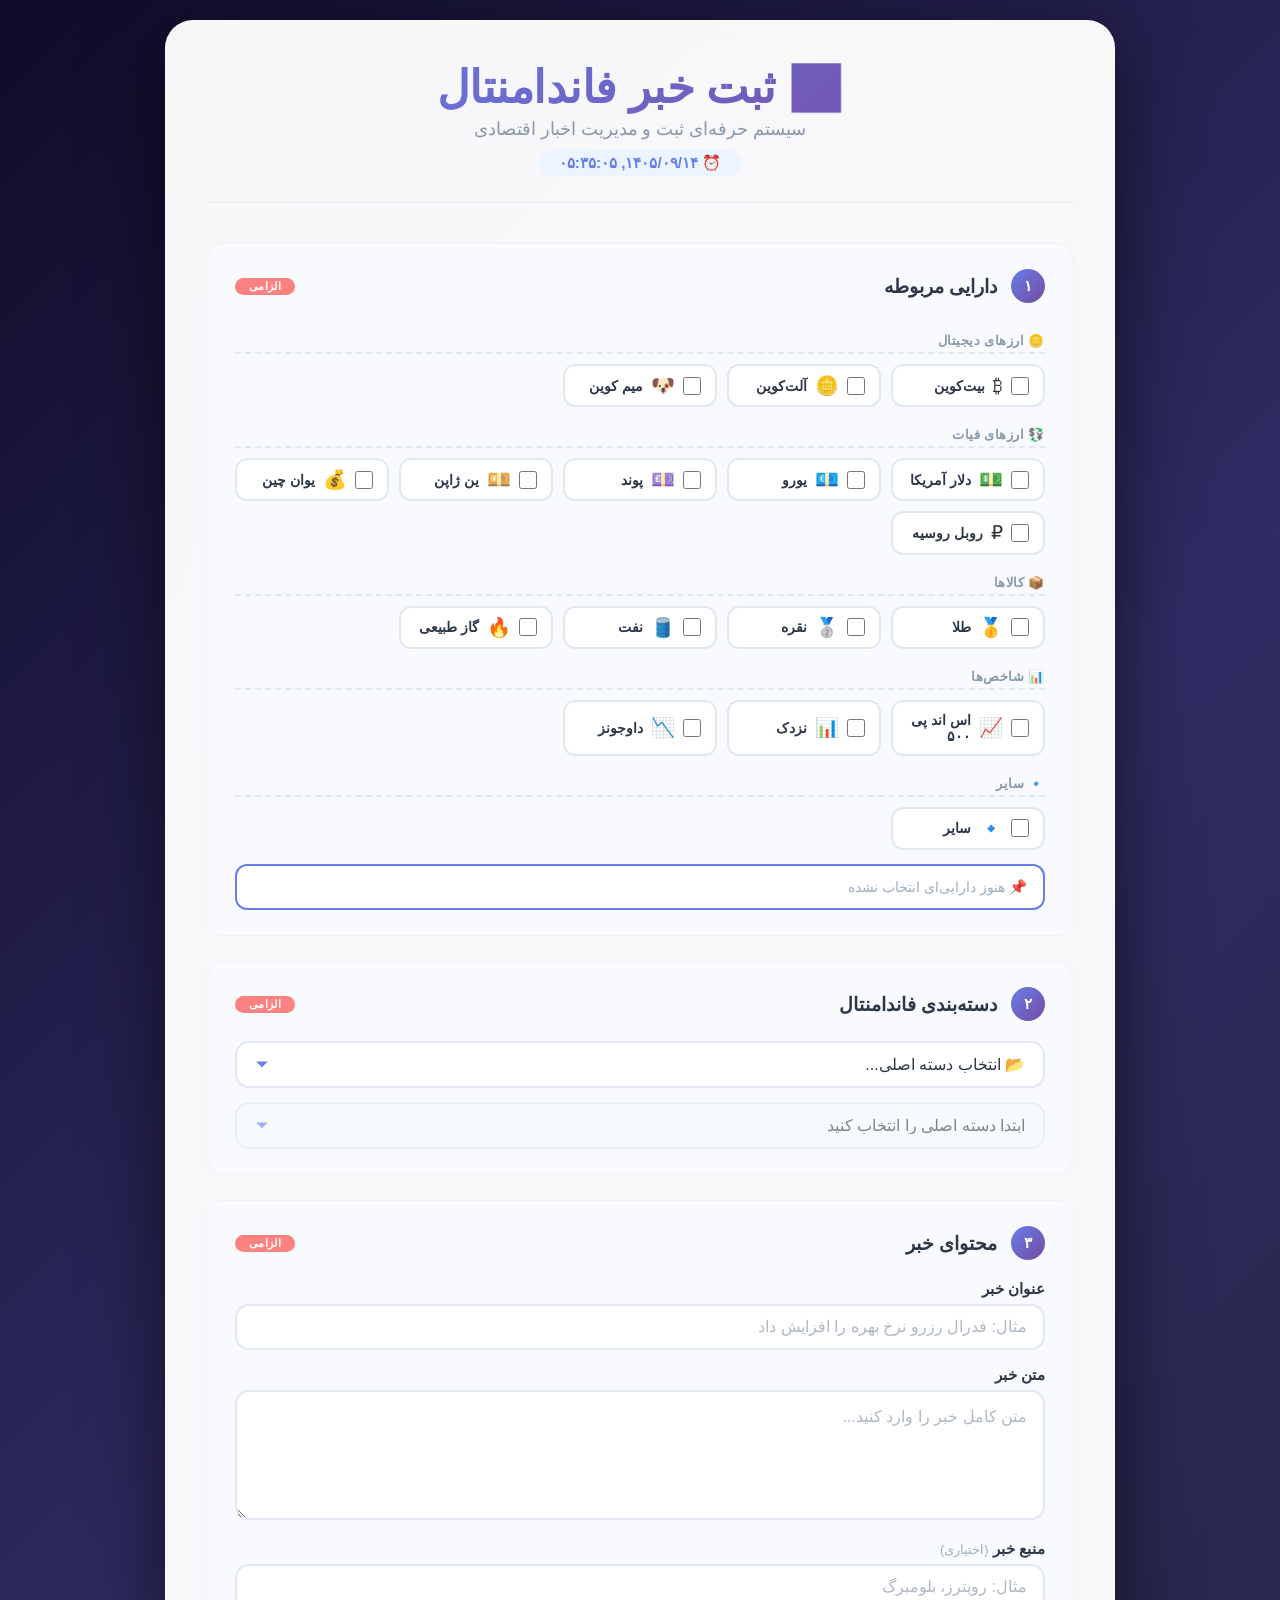
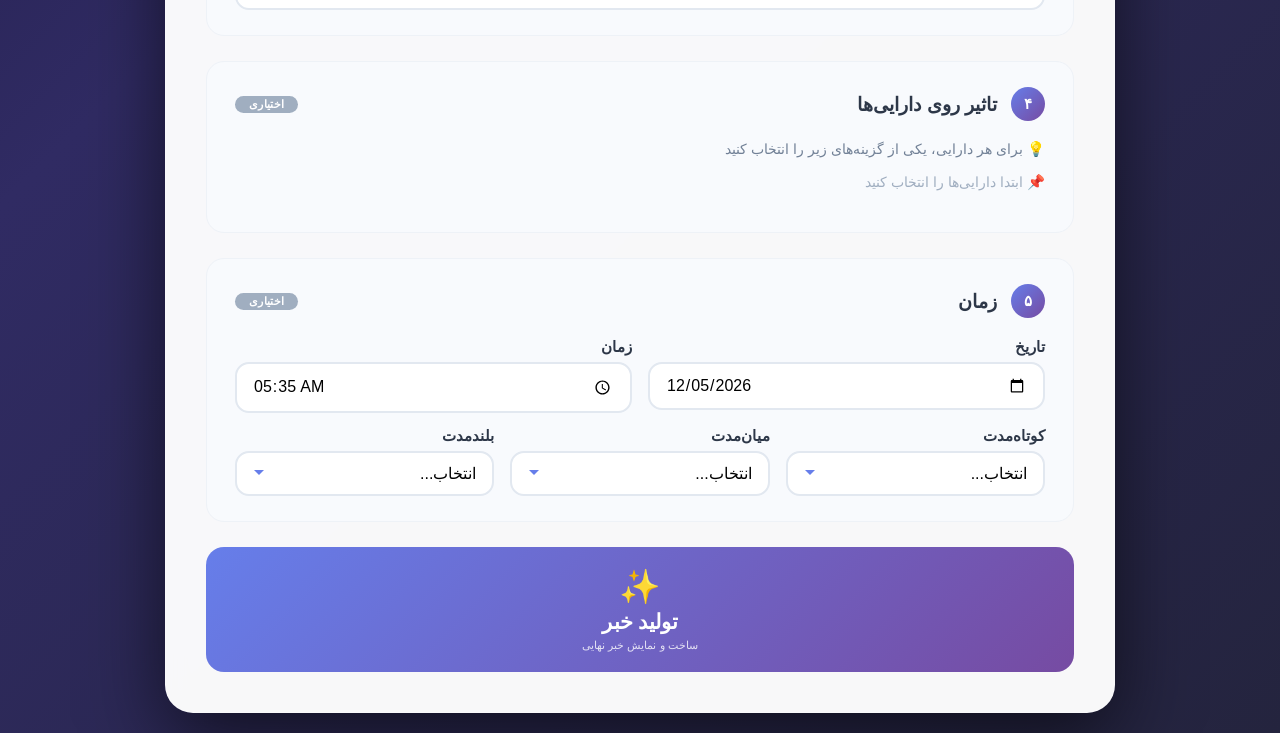
<file: index.html>
<!DOCTYPE html>
<html lang="fa" dir="rtl">
<head>
    <meta charset="UTF-8">
    <meta name="viewport" content="width=device-width, initial-scale=1.0">
    <title>📊 ثبت خبر فاندامنتال</title>
    <link rel="stylesheet" href="style.css">
</head>
<body>

<div class="container">
    <header>
        <h1>📊 ثبت خبر فاندامنتال</h1>
        <p class="subtitle">سیستم حرفه‌ای ثبت و مدیریت اخبار اقتصادی</p>
        <div class="live-time" id="liveTime">⏰ در حال بارگذاری...</div>
    </header>

    <form id="newsForm">

        <!-- ====== بخش ۱: دارایی ====== -->
        <div class="form-section">
            <div class="section-header">
                <span class="section-number">۱</span>
                <h2>دارایی مربوطه</h2>
                <span class="required-badge">الزامی</span>
            </div>

            <div class="asset-grid">
                <div class="asset-group-label">🪙 ارزهای دیجیتال</div>

                <label class="asset-item">
                    <input type="checkbox" value="BTC" name="asset">
                    <span class="asset-icon">₿</span>
                    <span class="asset-name">بیت‌کوین</span>
                </label>
                <label class="asset-item">
                    <input type="checkbox" value="ALT" name="asset">
                    <span class="asset-icon">🪙</span>
                    <span class="asset-name">آلت‌کوین</span>
                </label>
                <label class="asset-item">
                    <input type="checkbox" value="MEME" name="asset">
                    <span class="asset-icon">🐶</span>
                    <span class="asset-name">میم کوین</span>
                </label>

                <div class="asset-group-label">💱 ارزهای فیات</div>

                <label class="asset-item">
                    <input type="checkbox" value="USD" name="asset">
                    <span class="asset-icon">💵</span>
                    <span class="asset-name">دلار آمریکا</span>
                </label>
                <label class="asset-item">
                    <input type="checkbox" value="EUR" name="asset">
                    <span class="asset-icon">💶</span>
                    <span class="asset-name">یورو</span>
                </label>
                <label class="asset-item">
                    <input type="checkbox" value="GBP" name="asset">
                    <span class="asset-icon">💷</span>
                    <span class="asset-name">پوند</span>
                </label>
                <label class="asset-item">
                    <input type="checkbox" value="JPY" name="asset">
                    <span class="asset-icon">💴</span>
                    <span class="asset-name">ین ژاپن</span>
                </label>
                <label class="asset-item">
                    <input type="checkbox" value="CNY" name="asset">
                    <span class="asset-icon">💰</span>
                    <span class="asset-name">یوان چین</span>
                </label>
                <label class="asset-item">
                    <input type="checkbox" value="RUB" name="asset">
                    <span class="asset-icon">₽</span>
                    <span class="asset-name">روبل روسیه</span>
                </label>

                <div class="asset-group-label">📦 کالاها</div>

                <label class="asset-item">
                    <input type="checkbox" value="GOLD" name="asset">
                    <span class="asset-icon">🥇</span>
                    <span class="asset-name">طلا</span>
                </label>
                <label class="asset-item">
                    <input type="checkbox" value="SILVER" name="asset">
                    <span class="asset-icon">🥈</span>
                    <span class="asset-name">نقره</span>
                </label>
                <label class="asset-item">
                    <input type="checkbox" value="OIL" name="asset">
                    <span class="asset-icon">🛢️</span>
                    <span class="asset-name">نفت</span>
                </label>
                <label class="asset-item">
                    <input type="checkbox" value="NATURAL_GAS" name="asset">
                    <span class="asset-icon">🔥</span>
                    <span class="asset-name">گاز طبیعی</span>
                </label>

                <div class="asset-group-label">📊 شاخص‌ها</div>

                <label class="asset-item">
                    <input type="checkbox" value="SP500" name="asset">
                    <span class="asset-icon">📈</span>
                    <span class="asset-name">اس اند پی ۵۰۰</span>
                </label>
                <label class="asset-item">
                    <input type="checkbox" value="NASDAQ" name="asset">
                    <span class="asset-icon">📊</span>
                    <span class="asset-name">نزدک</span>
                </label>
                <label class="asset-item">
                    <input type="checkbox" value="DOW" name="asset">
                    <span class="asset-icon">📉</span>
                    <span class="asset-name">داوجونز</span>
                </label>

                <div class="asset-group-label">🔹 سایر</div>
                <label class="asset-item">
                    <input type="checkbox" value="OTHER" name="asset">
                    <span class="asset-icon">🔹</span>
                    <span class="asset-name">سایر</span>
                </label>
            </div>

            <div class="selected-assets" id="selectedAssets">
                <span class="hint">📌 هنوز دارایی‌ای انتخاب نشده</span>
            </div>
        </div>

        <!-- ====== بخش ۲: دسته‌بندی ====== -->
        <div class="form-section">
            <div class="section-header">
                <span class="section-number">۲</span>
                <h2>دسته‌بندی فاندامنتال</h2>
                <span class="required-badge">الزامی</span>
            </div>

            <div class="category-group">
                <select id="mainCategory" required>
                    <option value="">📂 انتخاب دسته اصلی...</option>
                    <option value="geopolitical">🌍 ژئوپلیتیک</option>
                    <option value="central_bank">🏛️ بانک مرکزی</option>
                    <option value="interest_rate">💰 نرخ بهره</option>
                    <option value="inflation">📈 تورم</option>
                    <option value="employment">👔 اشتغال</option>
                    <option value="economic_growth">📊 رشد اقتصادی</option>
                    <option value="liquidity">💧 نقدینگی</option>
                    <option value="regulation">⚖️ مقررات</option>
                    <option value="blockchain">⛓️ بلاکچین</option>
                    <option value="onchain">📡 داده‌های آنچین</option>
                    <option value="sentiment">😊 احساسات بازار</option>
                    <option value="retail">👥 داده‌های مردمی</option>
                    <option value="sanctions">🚫 تحریم‌ها</option>
                    <option value="macroeconomics">🌐 اقتصاد کلان</option>
                    <option value="other">🔹 سایر</option>
                </select>

                <div class="sub-category">
                    <select id="subCategory" disabled>
                        <option value="">ابتدا دسته اصلی را انتخاب کنید</option>
                    </select>
                </div>
            </div>
        </div>

        <!-- ====== بخش ۳: محتوای خبر ====== -->
        <div class="form-section">
            <div class="section-header">
                <span class="section-number">۳</span>
                <h2>محتوای خبر</h2>
                <span class="required-badge">الزامی</span>
            </div>

            <div class="news-content">
                <div class="form-group">
                    <label for="newsTitle">عنوان خبر</label>
                    <input type="text" id="newsTitle" placeholder="مثال: فدرال رزرو نرخ بهره را افزایش داد" required>
                </div>
                <div class="form-group">
                    <label for="newsContent">متن خبر</label>
                    <textarea id="newsContent" placeholder="متن کامل خبر را وارد کنید..." required></textarea>
                </div>
                <div class="form-group">
                    <label for="newsSource">منبع خبر <span class="optional">(اختیاری)</span></label>
                    <input type="text" id="newsSource" placeholder="مثال: رویترز، بلومبرگ">
                </div>
            </div>
        </div>

        <!-- ====== بخش ۴: تاثیر ====== -->
        <div class="form-section">
            <div class="section-header">
                <span class="section-number">۴</span>
                <h2>تاثیر روی دارایی‌ها</h2>
                <span class="optional-badge">اختیاری</span>
            </div>

            <p class="impact-hint">💡 برای هر دارایی، یکی از گزینه‌های زیر را انتخاب کنید</p>
            <div id="impactContainer">
                <p class="impact-hint" style="color:#a0aec0;">📌 ابتدا دارایی‌ها را انتخاب کنید</p>
            </div>
        </div>

        <!-- ====== بخش ۵: زمان ====== -->
        <div class="form-section">
            <div class="section-header">
                <span class="section-number">۵</span>
                <h2>زمان</h2>
                <span class="optional-badge">اختیاری</span>
            </div>

            <div class="time-group">
                <div class="time-row">
                    <div class="form-group">
                        <label for="newsDate">تاریخ</label>
                        <input type="date" id="newsDate">
                    </div>
                    <div class="form-group">
                        <label for="newsTime">زمان</label>
                        <input type="time" id="newsTime">
                    </div>
                </div>
                <div class="time-row three-col">
                    <div class="form-group">
                        <label for="shortTerm">کوتاه‌مدت</label>
                        <select id="shortTerm">
                            <option value="">انتخاب...</option>
                            <option value="ساعت‌ها">ساعت‌ها</option>
                            <option value="روزها">روزها</option>
                        </select>
                    </div>
                    <div class="form-group">
                        <label for="mediumTerm">میان‌مدت</label>
                        <select id="mediumTerm">
                            <option value="">انتخاب...</option>
                            <option value="هفته‌ها">هفته‌ها</option>
                            <option value="ماه‌ها">ماه‌ها</option>
                        </select>
                    </div>
                    <div class="form-group">
                        <label for="longTerm">بلندمدت</label>
                        <select id="longTerm">
                            <option value="">انتخاب...</option>
                            <option value="ماه‌ها">ماه‌ها</option>
                            <option value="سال‌ها">سال‌ها</option>
                        </select>
                    </div>
                </div>
            </div>
        </div>

        <button type="submit" class="btn-submit">
            <span class="btn-icon">✨</span>
            تولید خبر
            <span class="btn-subtitle">ساخت و نمایش خبر نهایی</span>
        </button>

    </form>
</div>

<script>
// ============================================================
// ===== داده‌های کامل به فارسی =====
// ============================================================

// زیردسته‌ها (همه به فارسی)
var subCategories = {
    geopolitical: ['جنگ', 'درگیری', 'تحریم', 'بحران سیاسی', 'انتخابات', 'تغییر دولت'],
    central_bank: ['فدرال رزرو (آمریکا)', 'بانک مرکزی اروپا', 'بانک مرکزی انگلستان', 'بانک مرکزی ژاپن', 'بانک مرکزی چین', 'بانک مرکزی روسیه'],
    interest_rate: ['افزایش نرخ بهره', 'کاهش نرخ بهره', 'ثابت ماندن نرخ بهره', 'چشم‌انداز نرخ بهره'],
    inflation: ['شاخص قیمت مصرف‌کننده', 'شاخص قیمت تولیدکننده', 'تورم هسته‌ای', 'انتظارات تورمی'],
    employment: ['نرخ بیکاری', 'اشتغال غیرکشاورزی', 'داده‌های شغلی', 'ادعای بیکاری'],
    economic_growth: ['تولید ناخالص داخلی', 'شاخص مدیران خرید', 'فروش خرده‌فروشی', 'تولید صنعتی'],
    liquidity: ['حجم نقدینگی', 'انبساط کمی', 'انقباض کمی', 'تزریق نقدینگی'],
    regulation: ['قانون رمزارز', 'تأیید صندوق قابل معامله', 'رد صندوق قابل معامله', 'تصمیم دولت', 'اقدام کمیسیون بورس'],
    blockchain: ['ارتقاء شبکه', 'هارک فورک', 'راه‌اندازی شبکه اصلی', 'ارتقاء امنیتی'],
    onchain: ['ورودی به صرافی', 'خروجی از صرافی', 'آدرس‌های فعال', 'حجم تراکنش‌ها', 'ارزش کل قفل‌شده'],
    sentiment: ['صعودی', 'نزولی', 'شاخص ترس و طمع', 'احساسات سرمایه‌گذاران'],
    retail: ['خرید مردمی', 'فروش مردمی', 'روند جستجوی گوگل', 'ترس از دست دادن فرصت', 'فروش وحشت‌زده'],
    sanctions: ['تحریم جدید', 'لغو تحریم', 'تحریم اقتصادی', 'تحریم نفتی', 'تحریم رمزارزی'],
    macroeconomics: ['رشد جهانی', 'رکود اقتصادی', 'بهبود اقتصادی', 'رکود تورمی', 'بحران بدهی'],
    other: ['سایر']
};

// نام دارایی‌ها (به فارسی)
var assetNames = {
    BTC: 'بیت‌کوین',
    ALT: 'آلت‌کوین',
    MEME: 'میم کوین',
    USD: 'دلار آمریکا',
    EUR: 'یورو',
    GBP: 'پوند',
    JPY: 'ین ژاپن',
    CNY: 'یوان چین',
    RUB: 'روبل روسیه',
    GOLD: 'طلا',
    SILVER: 'نقره',
    OIL: 'نفت',
    NATURAL_GAS: 'گاز طبیعی',
    SP500: 'اس اند پی ۵۰۰',
    NASDAQ: 'نزدک',
    DOW: 'داوجونز',
    OTHER: 'سایر'
};

// آیکون دارایی‌ها
var assetIcons = {
    BTC: '₿',
    ALT: '🪙',
    MEME: '🐶',
    USD: '💵',
    EUR: '💶',
    GBP: '💷',
    JPY: '💴',
    CNY: '💰',
    RUB: '₽',
    GOLD: '🥇',
    SILVER: '🥈',
    OIL: '🛢️',
    NATURAL_GAS: '🔥',
    SP500: '📈',
    NASDAQ: '📊',
    DOW: '📉',
    OTHER: '🔹'
};

// نام فارسی دسته‌بندی‌ها
var categoryMap = {
    geopolitical: '🌍 ژئوپلیتیک',
    central_bank: '🏛️ بانک مرکزی',
    interest_rate: '💰 نرخ بهره',
    inflation: '📈 تورم',
    employment: '👔 اشتغال',
    economic_growth: '📊 رشد اقتصادی',
    liquidity: '💧 نقدینگی',
    regulation: '⚖️ مقررات',
    blockchain: '⛓️ بلاکچین',
    onchain: '📡 داده‌های آنچین',
    sentiment: '😊 احساسات بازار',
    retail: '👥 داده‌های مردمی',
    sanctions: '🚫 تحریم‌ها',
    macroeconomics: '🌐 اقتصاد کلان',
    other: '🔹 سایر'
};

// ============================================================
// ===== توابع کمکی =====
// ============================================================

function $(id) { return document.getElementById(id); }

function showToast(msg) {
    var old = document.querySelector('.toast');
    if (old) old.remove();
    var t = document.createElement('div');
    t.className = 'toast';
    t.textContent = msg;
    document.body.appendChild(t);
    setTimeout(function() {
        t.classList.add('hide');
        setTimeout(function() { t.remove(); }, 300);
    }, 3000);
}

// ============================================================
// ===== زمان زنده =====
// ============================================================

function updateLiveTime() {
    var el = $('liveTime');
    if (el) {
        el.textContent = '⏰ ' + new Date().toLocaleString('fa-IR', {
            year: 'numeric', month: '2-digit', day: '2-digit',
            hour: '2-digit', minute: '2-digit', second: '2-digit',
            hour12: false
        });
    }
}
updateLiveTime();
setInterval(updateLiveTime, 1000);

// ============================================================
// ===== مدیریت دارایی‌ها =====
// ============================================================

var checkboxes = document.querySelectorAll('.asset-item input[type="checkbox"]');
var selectedContainer = $('selectedAssets');

checkboxes.forEach(function(cb) {
    cb.addEventListener('change', function() {
        var parent = this.closest('.asset-item');
        if (parent) parent.classList.toggle('active', this.checked);
        updateSelectedAssets();
    });
});

function updateSelectedAssets() {
    var checked = document.querySelectorAll('.asset-item input[type="checkbox"]:checked');
    var container = selectedContainer;

    if (checked.length === 0) {
        container.innerHTML = '<span class="hint">📌 هنوز دارایی‌ای انتخاب نشده</span>';
        updateImpact();
        return;
    }

    container.innerHTML = '';
    checked.forEach(function(cb) {
        var val = cb.value;
        var tag = document.createElement('span');
        tag.className = 'selected-asset-tag';
        tag.innerHTML = (assetIcons[val] || '📌') + ' ' + (assetNames[val] || val) +
            ' <span class="remove-asset" data-value="' + val + '">✕</span>';
        container.appendChild(tag);

        tag.querySelector('.remove-asset').addEventListener('click', function() {
            var v = this.dataset.value;
            var inp = document.querySelector('.asset-item input[value="' + v + '"]');
            if (inp) {
                inp.checked = false;
                var p = inp.closest('.asset-item');
                if (p) p.classList.remove('active');
                updateSelectedAssets();
            }
        });
    });

    updateImpact();
}

// ============================================================
// ===== مدیریت دسته‌بندی =====
// ============================================================

var mainCat = $('mainCategory');
var subCat = $('subCategory');

mainCat.addEventListener('change', function() {
    var category = this.value;
    subCat.innerHTML = '';
    subCat.disabled = !category;

    if (!category) {
        subCat.innerHTML = '<option value="">ابتدا دسته اصلی را انتخاب کنید</option>';
        return;
    }

    var options = subCategories[category] || ['سایر'];
    options.forEach(function(item) {
        var opt = document.createElement('option');
        opt.value = item;
        opt.textContent = item;
        subCat.appendChild(opt);
    });
});

// ============================================================
// ===== مدیریت تاثیر =====
// ============================================================

var impactContainer = $('impactContainer');

function updateImpact() {
    var checked = document.querySelectorAll('.asset-item input[type="checkbox"]:checked');
    var values = [];
    checked.forEach(function(cb) { values.push(cb.value); });

    if (values.length === 0) {
        impactContainer.innerHTML = '<p class="impact-hint" style="color:#a0aec0;">📌 ابتدا دارایی‌ها را انتخاب کنید</p>';
        return;
    }

    impactContainer.innerHTML = '';
    values.forEach(function(asset) {
        var div = document.createElement('div');
        div.className = 'impact-item';
        div.innerHTML =
            '<span class="asset-label">' + (assetIcons[asset] || '📌') + ' ' + (assetNames[asset] || asset) + '</span>' +
            '<div class="impact-buttons">' +
            '<button type="button" class="impact-btn positive" data-asset="' + asset + '" data-value="positive">↑ مثبت</button>' +
            '<button type="button" class="impact-btn negative" data-asset="' + asset + '" data-value="negative">↓ منفی</button>' +
            '<button type="button" class="impact-btn neutral active" data-asset="' + asset + '" data-value="neutral">→ خنثی</button>' +
            '</div>';
        impactContainer.appendChild(div);
    });

    document.querySelectorAll('.impact-btn').forEach(function(btn) {
        btn.addEventListener('click', function() {
            var parent = this.closest('.impact-item');
            if (parent) {
                parent.querySelectorAll('.impact-btn').forEach(function(b) { b.classList.remove('active'); });
                this.classList.add('active');
            }
        });
    });
}

// ============================================================
// ===== ساخت پیام تلگرام (نسخه شیک و فارسی) =====
// ============================================================

function generateTelegramMessage(obj) {
    var impactText = '';
    if (obj.impact && Object.keys(obj.impact).length > 0) {
        for (var key in obj.impact) {
            var val = obj.impact[key];
            var name = assetNames[key] || key;
            var emoji = val === 'positive' ? '🟢' : val === 'negative' ? '🔴' : '⚪';
            var label = val === 'positive' ? 'مثبت 📈' : val === 'negative' ? 'منفی 📉' : 'خنثی ⏸️';
            impactText += '   ' + emoji + ' ' + name + ' → ' + label + '\n';
        }
    } else {
        impactText = '   ⚪ تاثیری ثبت نشده';
    }

    var mainCat = categoryMap[obj.category.main] || obj.category.main || 'نامشخص';
    var subCat = obj.category.sub ? ' › ' + obj.category.sub : '';

    var assetTags = '';
    if (obj.assets && obj.assets.length > 0) {
        var tagNames = obj.assets.map(function(a) { return '#' + (assetNames[a] || a); });
        assetTags = '\n🏷️ ' + tagNames.join('  ');
    }

    var timeParts = [];
    if (obj.time.shortTerm) timeParts.push('کوتاه‌مدت: ' + obj.time.shortTerm);
    if (obj.time.mediumTerm) timeParts.push('میان‌مدت: ' + obj.time.mediumTerm);
    if (obj.time.longTerm) timeParts.push('بلندمدت: ' + obj.time.longTerm);

    var msg = '';
    msg += '═══════════════════════════════\n';
    msg += '📊  خبر فاندامنتال\n';
    msg += '═══════════════════════════════\n\n';
    msg += '📌  عنوان: ' + (obj.news.title || 'بدون عنوان') + '\n';
    msg += '📂  دسته: ' + mainCat + subCat + '\n';
    msg += '📅  تاریخ: ' + (obj.time.date || 'نامشخص') + '  ⏰ ' + (obj.time.time || '') + '\n';
    if (timeParts.length > 0) {
        msg += '⏱️  بازه: ' + timeParts.join('  |  ') + '\n';
    }
    msg += '\n───────────────────────────────\n';
    msg += '📝  متن خبر:\n';
    msg += (obj.news.content || 'متن خبری وجود ندارد') + '\n';
    msg += '───────────────────────────────\n\n';
    msg += '📊  تاثیر روی دارایی‌ها:\n';
    msg += impactText;
    if (obj.news.source) {
        msg += '\n🔗  منبع: ' + obj.news.source;
    }
    msg += assetTags;
    msg += '\n\n═══════════════════════════════';

    return msg;
}

// ============================================================
// ===== ساخت خبر =====
// ============================================================

function generateNews() {
    var assets = [];
    document.querySelectorAll('.asset-item input[type="checkbox"]:checked').forEach(function(cb) {
        assets.push(cb.value);
    });

    var impact = {};
    document.querySelectorAll('.impact-item').forEach(function(item) {
        var label = item.querySelector('.asset-label');
        if (!label) return;
        var text = label.textContent.trim();
        var code = '';
        for (var key in assetNames) {
            if (text.includes(assetNames[key]) || text.includes(key)) {
                code = key;
                break;
            }
        }
        var active = item.querySelector('.impact-btn.active');
        impact[code || 'unknown'] = active ? active.dataset.value : 'neutral';
    });

    var now = new Date();
    var date = $('newsDate').value || now.toISOString().split('T')[0];
    var time = $('newsTime').value || now.toTimeString().slice(0, 5);

    return {
        id: Date.now().toString(36) + Math.random().toString(36).substr(2, 5),
        timestamp: now.toISOString(),
        assets: assets,
        category: {
            main: $('mainCategory').value,
            sub: $('subCategory').value
        },
        news: {
            title: $('newsTitle').value.trim(),
            content: $('newsContent').value.trim(),
            source: $('newsSource').value.trim()
        },
        impact: impact,
        time: {
            date: date,
            time: time,
            shortTerm: $('shortTerm').value,
            mediumTerm: $('mediumTerm').value,
            longTerm: $('longTerm').value
        }
    };
}

// ============================================================
// ===== ارسال فرم =====
// ============================================================

$('newsForm').addEventListener('submit', function(e) {
    e.preventDefault();

    var assets = document.querySelectorAll('.asset-item input[type="checkbox"]:checked');
    if (assets.length === 0) {
        showToast('⚠️ لطفاً حداقل یک دارایی انتخاب کنید!');
        return;
    }

    if (!$('newsTitle').value.trim()) {
        showToast('⚠️ لطفاً عنوان خبر را وارد کنید!');
        $('newsTitle').focus();
        return;
    }

    if (!$('newsContent').value.trim()) {
        showToast('⚠️ لطفاً متن خبر را وارد کنید!');
        $('newsContent').focus();
        return;
    }

    if (!$('mainCategory').value) {
        showToast('⚠️ لطفاً دسته‌بندی خبر را انتخاب کنید!');
        $('mainCategory').focus();
        return;
    }

    var news = generateNews();
    console.log('✅ خبر ساخته شد:', news);

    var all = JSON.parse(localStorage.getItem('fundamental_news') || '[]');
    all.push(news);
    localStorage.setItem('fundamental_news', JSON.stringify(all));
    localStorage.setItem('last_news', JSON.stringify(news));
    sessionStorage.setItem('preview_news', JSON.stringify(news));

    showToast('✅ خبر با موفقیت ساخته شد!');
    window.location.href = 'preview.html';
});

// ============================================================
// ===== مقداردهی اولیه =====
// ============================================================

var now = new Date();
$('newsDate').value = now.toISOString().split('T')[0];
$('newsTime').value = now.toTimeString().slice(0, 5);

console.log('✅ سیستم خبر فاندامنتال آماده است!');
</script>
</body>
</html>
</file>
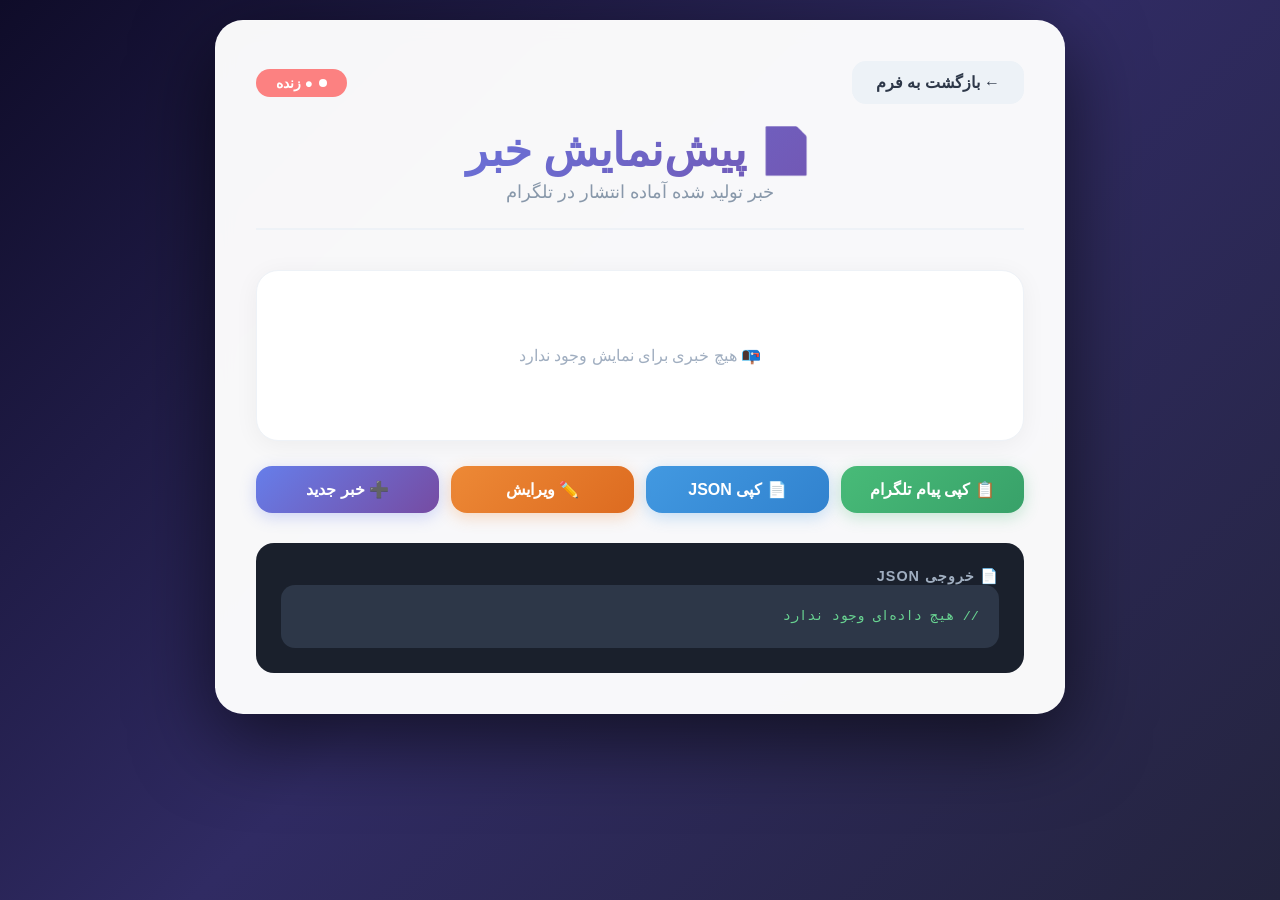
<file: preview.html>
<!DOCTYPE html>
<html lang="fa" dir="rtl">
<head>
    <meta charset="UTF-8">
    <meta name="viewport" content="width=device-width, initial-scale=1.0">
    <title>📄 پیش‌نمایش خبر</title>
    <link rel="stylesheet" href="style.css">
</head>
<body>

<div class="container preview-container">
    <header>
        <div class="header-actions">
            <a href="index.html" class="btn-back">← بازگشت به فرم</a>
            <span class="badge-live">● زنده</span>
        </div>
        <h1>📄 پیش‌نمایش خبر</h1>
        <p class="subtitle">خبر تولید شده آماده انتشار در تلگرام</p>
    </header>

    <div class="preview-card" id="previewCard">
        <div id="previewContent">📥 در حال بارگذاری خبر...</div>
    </div>

    <div class="preview-actions">
        <button class="btn-copy" onclick="copyTelegram()">📋 کپی پیام تلگرام</button>
        <button class="btn-copy-json" onclick="copyJSON()">📄 کپی JSON</button>
        <button class="btn-edit" onclick="window.location.href='index.html'">✏️ ویرایش</button>
        <button class="btn-new" onclick="newNews()">➕ خبر جدید</button>
    </div>

    <div class="preview-json">
        <h3>📄 خروجی JSON</h3>
        <pre id="jsonOutput">// در حال بارگذاری...</pre>
    </div>
</div>

<script>
// ============================================================
// ===== داده‌های کامل =====
// ============================================================

var assetNames = {
    BTC: 'Bitcoin',
    ALT: 'Altcoin',
    MEME: 'Meme Coin',
    USD: 'USD',
    EUR: 'EUR',
    GBP: 'GBP',
    JPY: 'JPY',
    CNY: 'CNY',
    RUB: 'RUB',
    GOLD: 'Gold',
    SILVER: 'Silver',
    OIL: 'Oil',
    NATURAL_GAS: 'Natural Gas',
    SP500: 'S&P 500',
    NASDAQ: 'NASDAQ',
    DOW: 'Dow Jones',
    OTHER: 'Other'
};

var assetIcons = {
    BTC: '₿',
    ALT: '🪙',
    MEME: '🐶',
    USD: '💵',
    EUR: '💶',
    GBP: '💷',
    JPY: '💴',
    CNY: '💰',
    RUB: '₽',
    GOLD: '🥇',
    SILVER: '🥈',
    OIL: '🛢️',
    NATURAL_GAS: '🔥',
    SP500: '📈',
    NASDAQ: '📊',
    DOW: '📉',
    OTHER: '🔹'
};

var categoryMap = {
    geopolitical: '🌍 Geopolitical',
    central_bank: '🏛️ Central Bank',
    interest_rate: '💰 Interest Rate',
    inflation: '📈 Inflation',
    employment: '👔 Employment',
    economic_growth: '📊 Economic Growth',
    liquidity: '💧 Liquidity',
    regulation: '⚖️ Regulation',
    blockchain: '⛓️ Blockchain',
    onchain: '📡 On-Chain',
    sentiment: '😊 Sentiment',
    retail: '👥 Retail',
    sanctions: '🚫 Sanctions',
    macroeconomics: '🌐 Macroeconomics',
    other: '🔹 Other'
};

// ============================================================
// ===== توابع =====
// ============================================================

function $(id) { return document.getElementById(id); }

function showToast(msg) {
    var old = document.querySelector('.toast');
    if (old) old.remove();
    var t = document.createElement('div');
    t.className = 'toast';
    t.textContent = msg;
    document.body.appendChild(t);
    setTimeout(function() {
        t.classList.add('hide');
        setTimeout(function() { t.remove(); }, 300);
    }, 3000);
}

// ============================================================
// ===== ساخت پیام تلگرام (نسخه مینیمال و شیک) =====
// ============================================================

function generateTelegramMessage(obj) {
    // تاثیر
    var impactText = '';
    if (obj.impact && Object.keys(obj.impact).length > 0) {
        var count = 0;
        for (var key in obj.impact) {
            var val = obj.impact[key];
            var name = assetNames[key] || key;
            var emoji = val === 'positive' ? '🟢' : val === 'negative' ? '🔴' : '⚪';
            var label = val === 'positive' ? 'Bullish' : val === 'negative' ? 'Bearish' : 'Neutral';
            impactText += emoji + ' ' + name + ' → ' + label;
            count++;
            if (count < Object.keys(obj.impact).length) {
                impactText += '\n';
            }
        }
    } else {
        impactText = '⚪ No Impact';
    }

    // ایموجی کشور برای عنوان
    var countryEmojis = {
        'روسیه': '🇷🇺',
        'آمریکا': '🇺🇸',
        'چین': '🇨🇳',
        'ژاپن': '🇯🇵',
        'انگلیس': '🇬🇧',
        'اروپا': '🇪🇺',
        'کانادا': '🇨🇦',
        'استرالیا': '🇦🇺',
        'ایران': '🇮🇷',
        'ترکیه': '🇹🇷',
        'آلمان': '🇩🇪',
        'فرانسه': '🇫🇷',
        'ایتالیا': '🇮🇹',
        'اسپانیا': '🇪🇸',
        'برزیل': '🇧🇷',
        'هند': '🇮🇳',
        'کره': '🇰🇷',
        'امارات': '🇦🇪',
        'عربستان': '🇸🇦'
    };
    
    var title = obj.news.title || 'بدون عنوان';
    var titleEmoji = '';
    for (var country in countryEmojis) {
        if (title.includes(country)) {
            titleEmoji = countryEmojis[country] + ' ';
            break;
        }
    }

    // هشتگ‌ها
    var tags = '';
    if (obj.assets && obj.assets.length > 0) {
        tags = obj.assets.map(function(a) { return '#' + a; }).join(' ');
    }

    // زمان
    var timeStr = (obj.time.date || '') + ' | ' + (obj.time.time || '');

    // ===== ساخت پیام =====
    var msg = '';
    msg += '🟢 FUNDAMENTAL NEWS\n';
    msg += '\n';
    msg += titleEmoji + title + '\n';
    msg += '\n';
    msg += (obj.news.content || 'متن خبری وجود ندارد') + '\n';
    msg += '\n';
    msg += '━━━━━━━━━━━━\n';
    msg += '📈 Impact\n';
    msg += impactText + '\n';
    msg += '\n';
    msg += '🕒 ' + timeStr + '\n';
    if (obj.news.source) {
        msg += '🔗 ' + obj.news.source + '\n';
    }
    if (tags) {
        msg += tags;
    }

    return msg;
}

// ============================================================
// ===== کپی پیام تلگرام =====
// ============================================================

function copyTelegram() {
    if (!window._lastTelegram) {
        showToast('⚠️ خبری برای کپی وجود ندارد!');
        return;
    }
    
    var cleanText = window._lastTelegram.replace(/\*/g, '');
    
    navigator.clipboard.writeText(cleanText).then(function() {
        showToast('✅ پیام تلگرام کپی شد!');
    }).catch(function() {
        var ta = document.createElement('textarea');
        ta.value = cleanText;
        document.body.appendChild(ta);
        ta.select();
        document.execCommand('copy');
        document.body.removeChild(ta);
        showToast('✅ پیام تلگرام کپی شد!');
    });
}

// ============================================================
// ===== کپی JSON =====
// ============================================================

function copyJSON() {
    if (!window._lastNews) {
        showToast('⚠️ خبری برای کپی وجود ندارد!');
        return;
    }
    var json = JSON.stringify(window._lastNews, null, 2);
    navigator.clipboard.writeText(json).then(function() {
        showToast('✅ JSON کپی شد!');
    }).catch(function() {
        var ta = document.createElement('textarea');
        ta.value = json;
        document.body.appendChild(ta);
        ta.select();
        document.execCommand('copy');
        document.body.removeChild(ta);
        showToast('✅ JSON کپی شد!');
    });
}

function newNews() {
    sessionStorage.removeItem('preview_news');
    localStorage.removeItem('last_news');
    window.location.href = 'index.html';
}

// ============================================================
// ===== نمایش خبر =====
// ============================================================

function displayPreview(obj) {
    var container = $('previewContent');
    var jsonOutput = $('jsonOutput');

    console.log('📊 نمایش خبر:', obj);

    if (!obj) {
        container.innerHTML = '<p style="color:#a0aec0; text-align:center; padding:40px;">📭 هیچ خبری برای نمایش وجود ندارد</p>';
        jsonOutput.textContent = '// هیچ داده‌ای وجود ندارد';
        return;
    }

    var impactHTML = '';
    if (obj.impact && Object.keys(obj.impact).length > 0) {
        for (var key in obj.impact) {
            var val = obj.impact[key];
            var name = assetNames[key] || key;
            var emoji = val === 'positive' ? '🟢' : val === 'negative' ? '🔴' : '⚪';
            var label = val === 'positive' ? 'Bullish 📈' : val === 'negative' ? 'Bearish 📉' : 'Neutral ⏸️';
            var cls = val === 'positive' ? 'impact-positive' : val === 'negative' ? 'impact-negative' : 'impact-neutral';
            impactHTML +=
                '<div class="impact-item-preview">' +
                '<span>' + emoji + '</span>' +
                '<span>' + (assetIcons[key] || '📌') + ' ' + name + '</span>' +
                '<span class="' + cls + '">' + label + '</span>' +
                '</div>';
        }
    } else {
        impactHTML = '<p style="color:#a0aec0; grid-column:1/-1; text-align:center;">No Impact</p>';
    }

    var mainCat = categoryMap[obj.category.main] || obj.category.main || 'Unknown';
    var subCat = obj.category.sub ? ' › ' + obj.category.sub : '';

    var tags = '';
    if (obj.assets && obj.assets.length > 0) {
        tags = obj.assets.map(function(a) {
            return '<span class="asset-tag">' + (assetIcons[a] || '📌') + ' ' + (assetNames[a] || a) + '</span>';
        }).join('');
    }

    var timeParts = [];
    if (obj.time.shortTerm) timeParts.push('⏱️ Short: ' + obj.time.shortTerm);
    if (obj.time.mediumTerm) timeParts.push('Mid: ' + obj.time.mediumTerm);
    if (obj.time.longTerm) timeParts.push('Long: ' + obj.time.longTerm);

    container.innerHTML =
        '<div class="news-title">📌 ' + (obj.news.title || 'بدون عنوان') + '</div>' +
        '<div class="news-meta">' +
        '<span class="meta-tag">' + mainCat + subCat + '</span>' +
        '<span>📅 ' + (obj.time.date || 'نامشخص') + '  ⏰ ' + (obj.time.time || '') + '</span>' +
        (timeParts.length > 0 ? '<span>📊 ' + timeParts.join('  |  ') + '</span>' : '') +
        (obj.news.source ? '<span>🔗 ' + obj.news.source + '</span>' : '') +
        '<span>🆔 ' + obj.id + '</span>' +
        '</div>' +
        '<div class="news-content-text">' + (obj.news.content || 'متن خبری وجود ندارد') + '</div>' +
        '<div class="impact-section-title">📊 Impact</div>' +
        '<div class="impact-grid">' + impactHTML + '</div>' +
        '<div class="asset-tags">' + tags + '</div>';

    jsonOutput.textContent = JSON.stringify(obj, null, 2);

    window._lastNews = obj;
    window._lastTelegram = generateTelegramMessage(obj);
}

// ============================================================
// ===== بارگذاری =====
// ============================================================

var data = sessionStorage.getItem('preview_news') || localStorage.getItem('last_news');

console.log('📥 داده دریافت شد:', data);

if (data) {
    try {
        var obj = JSON.parse(data);
        displayPreview(obj);
    } catch (e) {
        console.error('❌ خطا در پارس داده:', e);
        $('previewContent').innerHTML = '<p style="color:#a0aec0;">❌ خطا در بارگذاری خبر</p>';
        $('jsonOutput').textContent = '// خطا در بارگذاری';
    }
} else {
    $('previewContent').innerHTML = '<p style="color:#a0aec0; text-align:center; padding:40px;">📭 هیچ خبری برای نمایش وجود ندارد</p>';
    $('jsonOutput').textContent = '// هیچ داده‌ای وجود ندارد';
}

console.log('✅ صفحه پیش‌نمایش آماده است!');
</script>

</body>
</html>
</file>
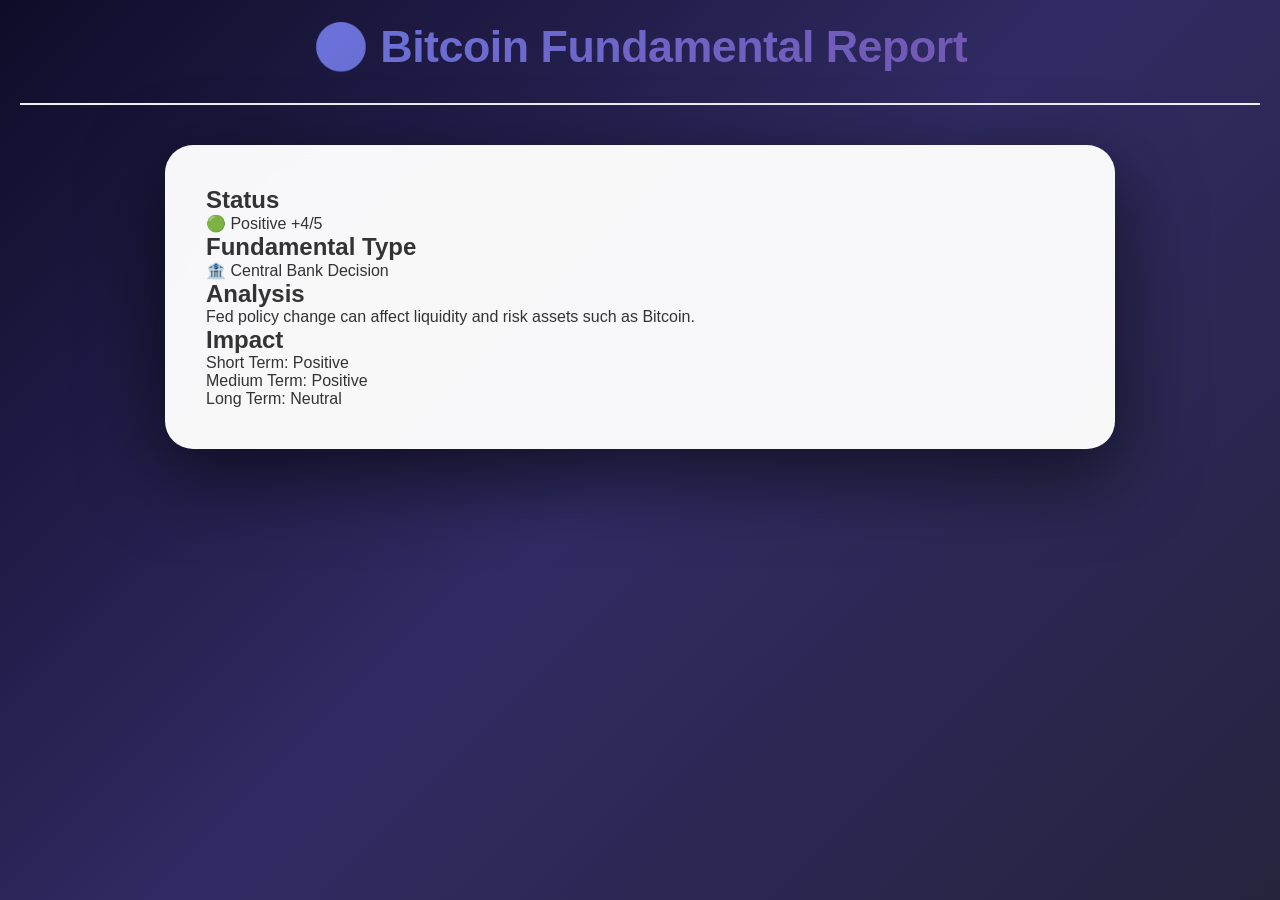
<file: reports/btc.html>
<!DOCTYPE html>
<html>

<head>
<title>Bitcoin Fundamental Report</title>
<link rel="stylesheet" href="../style.css">
</head>

<body>

<header>
<h1>🟠 Bitcoin Fundamental Report</h1>
</header>


<div class="container">

<div class="card">

<h2>Status</h2>

<p>
🟢 Positive +4/5
</p>


<h2>Fundamental Type</h2>

<p>
🏦 Central Bank Decision
</p>


<h2>Analysis</h2>

<p>
Fed policy change can affect liquidity
and risk assets such as Bitcoin.
</p>


<h2>Impact</h2>

<p>
Short Term: Positive<br>
Medium Term: Positive<br>
Long Term: Neutral
</p>


</div>

</div>

</body>
</html>
</file>
<file: style.css>
/* ===== Reset & Base ===== */
* {
    margin: 0;
    padding: 0;
    box-sizing: border-box;
}

body {
    font-family: 'Segoe UI', Tahoma, Geneva, Verdana, sans-serif;
    background: linear-gradient(135deg, #0f0c29, #302b63, #24243e);
    min-height: 100vh;
    padding: 20px;
    color: #333;
}

.container {
    max-width: 950px;
    margin: 0 auto;
    background: rgba(255, 255, 255, 0.97);
    backdrop-filter: blur(10px);
    border-radius: 28px;
    padding: 40px;
    box-shadow: 0 25px 80px rgba(0, 0, 0, 0.6);
    border: 1px solid rgba(255, 255, 255, 0.1);
}

/* ===== Header ===== */
header {
    text-align: center;
    margin-bottom: 40px;
    border-bottom: 2px solid #eef2f7;
    padding-bottom: 25px;
}

header h1 {
    font-size: 2.8em;
    background: linear-gradient(135deg, #667eea, #764ba2);
    -webkit-background-clip: text;
    -webkit-text-fill-color: transparent;
    background-clip: text;
    margin-bottom: 5px;
    letter-spacing: -0.5px;
}

.subtitle {
    color: #8898aa;
    font-size: 1.1em;
    -webkit-text-fill-color: #8898aa;
    font-weight: 400;
}

.live-time {
    margin-top: 10px;
    font-size: 0.95em;
    color: #667eea;
    font-weight: 600;
    -webkit-text-fill-color: #667eea;
    background: #ebf4ff;
    display: inline-block;
    padding: 4px 20px;
    border-radius: 20px;
}

/* ===== Form Sections ===== */
.form-section {
    background: #f8fafd;
    border-radius: 18px;
    padding: 25px 28px;
    margin-bottom: 25px;
    border: 1px solid #eef2f7;
    transition: all 0.3s;
}

.form-section:hover {
    border-color: #c3d4fe;
    box-shadow: 0 2px 12px rgba(102, 126, 234, 0.06);
}

.section-header {
    display: flex;
    align-items: center;
    gap: 14px;
    margin-bottom: 20px;
}

.section-number {
    display: inline-flex;
    align-items: center;
    justify-content: center;
    width: 34px;
    height: 34px;
    background: linear-gradient(135deg, #667eea, #764ba2);
    color: white;
    border-radius: 50%;
    font-weight: 700;
    font-size: 0.95em;
    flex-shrink: 0;
}

.section-header h2 {
    font-size: 1.2em;
    color: #2d3748;
    margin: 0;
}

.required-badge {
    background: #fc8181;
    color: white;
    padding: 2px 14px;
    border-radius: 14px;
    font-size: 0.7em;
    font-weight: 700;
    margin-right: auto;
    letter-spacing: 0.3px;
}

.optional-badge {
    background: #a0aec0;
    color: white;
    padding: 2px 14px;
    border-radius: 14px;
    font-size: 0.7em;
    font-weight: 700;
    margin-right: auto;
    letter-spacing: 0.3px;
}

/* ===== Asset Grid ===== */
.asset-grid {
    display: grid;
    grid-template-columns: repeat(auto-fill, minmax(145px, 1fr));
    gap: 10px;
}

.asset-group-label {
    grid-column: 1 / -1;
    font-size: 0.8em;
    font-weight: 700;
    color: #8898aa;
    padding: 10px 0 4px 0;
    border-bottom: 2px dashed #e2e8f0;
    letter-spacing: 0.5px;
}

.asset-item {
    display: flex;
    align-items: center;
    gap: 8px;
    padding: 10px 14px;
    background: white;
    border-radius: 12px;
    border: 2px solid #e2e8f0;
    cursor: pointer;
    transition: all 0.25s ease;
    position: relative;
}

.asset-item:hover {
    border-color: #667eea;
    transform: translateY(-2px);
    box-shadow: 0 4px 16px rgba(102, 126, 234, 0.15);
}

.asset-item.active {
    border-color: #667eea;
    background: #ebf4ff;
    box-shadow: 0 2px 8px rgba(102, 126, 234, 0.12);
}

.asset-item input[type="checkbox"] {
    width: 18px;
    height: 18px;
    cursor: pointer;
    flex-shrink: 0;
    accent-color: #667eea;
}

.asset-icon {
    font-size: 1.2em;
    line-height: 1;
}

.asset-name {
    font-weight: 600;
    font-size: 0.85em;
    color: #2d3748;
}

.asset-symbol {
    font-size: 0.65em;
    color: #a0aec0;
    font-weight: 500;
    margin-right: auto;
    background: #f7fafc;
    padding: 1px 8px;
    border-radius: 10px;
}

.selected-assets {
    margin-top: 14px;
    padding: 12px 16px;
    background: white;
    border-radius: 12px;
    min-height: 46px;
    border: 2px dashed #e2e8f0;
    display: flex;
    flex-wrap: wrap;
    gap: 8px;
    align-items: center;
    transition: border-color 0.3s;
}

.selected-assets:not(:empty) {
    border-color: #667eea;
    border-style: solid;
}

.selected-assets .hint {
    color: #a0aec0;
    font-size: 0.9em;
}

.selected-asset-tag {
    background: linear-gradient(135deg, #667eea, #764ba2);
    color: white;
    padding: 4px 14px 4px 10px;
    border-radius: 20px;
    font-size: 0.85em;
    font-weight: 600;
    display: flex;
    align-items: center;
    gap: 8px;
    animation: fadeIn 0.25s ease;
}

@keyframes fadeIn {
    from { opacity: 0; transform: scale(0.9); }
    to { opacity: 1; transform: scale(1); }
}

.selected-asset-tag .remove-asset {
    cursor: pointer;
    opacity: 0.7;
    transition: all 0.3s;
    font-size: 0.9em;
    padding: 0 2px;
}

.selected-asset-tag .remove-asset:hover {
    opacity: 1;
    transform: scale(1.2);
}

/* ===== Category ===== */
.category-group select {
    width: 100%;
    padding: 13px 18px;
    border: 2px solid #e2e8f0;
    border-radius: 14px;
    font-size: 1em;
    background: white;
    color: #2d3748;
    transition: all 0.3s;
    cursor: pointer;
    appearance: none;
    background-image: url("data:image/svg+xml,%3Csvg xmlns='http://www.w3.org/2000/svg' width='14' height='14' viewBox='0 0 12 12'%3E%3Cpath fill='%23667eea' d='M6 8L1 3h10z'/%3E%3C/svg%3E");
    background-repeat: no-repeat;
    background-position: left 18px center;
    font-weight: 500;
}

.category-group select:focus {
    outline: none;
    border-color: #667eea;
    box-shadow: 0 0 0 4px rgba(102, 126, 234, 0.12);
}

.category-group select option {
    padding: 8px;
}

.sub-category {
    margin-top: 14px;
}

.sub-category select {
    background-color: #f7fafc;
    font-weight: 400;
}

.sub-category select:disabled {
    opacity: 0.6;
    cursor: not-allowed;
}

/* ===== News Content ===== */
.news-content .form-group {
    margin-bottom: 16px;
}

.news-content .form-group:last-child {
    margin-bottom: 0;
}

.form-group label {
    display: block;
    font-weight: 600;
    color: #2d3748;
    margin-bottom: 6px;
    font-size: 0.95em;
}

.form-group label .optional {
    font-weight: 400;
    color: #a0aec0;
    font-size: 0.85em;
}

.form-group input,
.form-group textarea {
    width: 100%;
    padding: 12px 16px;
    border: 2px solid #e2e8f0;
    border-radius: 14px;
    font-size: 1em;
    font-family: inherit;
    transition: all 0.3s;
    background: white;
}

.form-group input:focus,
.form-group textarea:focus {
    outline: none;
    border-color: #667eea;
    box-shadow: 0 0 0 4px rgba(102, 126, 234, 0.1);
}

.form-group input::placeholder,
.form-group textarea::placeholder {
    color: #b0b8c4;
}

.form-group textarea {
    min-height: 130px;
    resize: vertical;
    line-height: 1.6;
}

/* ===== Impact Section ===== */
.impact-hint {
    color: #718096;
    font-size: 0.9em;
    margin-bottom: 16px;
}

.impact-item {
    display: flex;
    align-items: center;
    justify-content: space-between;
    padding: 10px 18px;
    background: white;
    margin-bottom: 8px;
    border-radius: 14px;
    border: 2px solid #e2e8f0;
    transition: all 0.3s;
}

.impact-item:hover {
    border-color: #cbd5e0;
}

.impact-item .asset-label {
    font-weight: 600;
    color: #2d3748;
    min-width: 100px;
    font-size: 0.95em;
}

.impact-buttons {
    display: flex;
    gap: 8px;
}

.impact-btn {
    padding: 6px 18px;
    border: 2px solid #e2e8f0;
    border-radius: 24px;
    background: white;
    cursor: pointer;
    transition: all 0.25s;
    font-weight: 600;
    font-size: 0.85em;
    color: #4a5568;
}

.impact-btn:hover {
    transform: scale(1.04);
    box-shadow: 0 2px 8px rgba(0, 0, 0, 0.06);
}

.impact-btn.positive {
    color: #48bb78;
    border-color: #48bb78;
}

.impact-btn.positive.active {
    background: #48bb78;
    color: white;
    box-shadow: 0 2px 12px rgba(72, 187, 120, 0.3);
}

.impact-btn.negative {
    color: #fc8181;
    border-color: #fc8181;
}

.impact-btn.negative.active {
    background: #fc8181;
    color: white;
    box-shadow: 0 2px 12px rgba(252, 129, 129, 0.3);
}

.impact-btn.neutral {
    color: #a0aec0;
    border-color: #a0aec0;
}

.impact-btn.neutral.active {
    background: #a0aec0;
    color: white;
    box-shadow: 0 2px 12px rgba(160, 174, 192, 0.3);
}

/* ===== Time Group ===== */
.time-row {
    display: grid;
    grid-template-columns: 1fr 1fr;
    gap: 16px;
    margin-bottom: 14px;
}

.time-row:last-child {
    margin-bottom: 0;
}

.time-row.three-col {
    grid-template-columns: 1fr 1fr 1fr;
}

.time-group .form-group {
    margin-bottom: 0;
}

.time-group select {
    width: 100%;
    padding: 12px 16px;
    border: 2px solid #e2e8f0;
    border-radius: 14px;
    font-size: 1em;
    background: white;
    cursor: pointer;
    transition: all 0.3s;
    appearance: none;
    background-image: url("data:image/svg+xml,%3Csvg xmlns='http://www.w3.org/2000/svg' width='12' height='12' viewBox='0 0 12 12'%3E%3Cpath fill='%23667eea' d='M6 8L1 3h10z'/%3E%3C/svg%3E");
    background-repeat: no-repeat;
    background-position: left 16px center;
}

.time-group select:focus {
    outline: none;
    border-color: #667eea;
    box-shadow: 0 0 0 4px rgba(102, 126, 234, 0.1);
}

.time-group input[type="date"],
.time-group input[type="time"] {
    width: 100%;
    padding: 12px 16px;
    border: 2px solid #e2e8f0;
    border-radius: 14px;
    font-size: 1em;
    background: white;
    transition: all 0.3s;
}

.time-group input:focus {
    outline: none;
    border-color: #667eea;
    box-shadow: 0 0 0 4px rgba(102, 126, 234, 0.1);
}

/* ===== Submit Button ===== */
.btn-submit {
    width: 100%;
    padding: 20px;
    background: linear-gradient(135deg, #667eea, #764ba2);
    color: white;
    border: none;
    border-radius: 18px;
    font-size: 1.3em;
    font-weight: 700;
    cursor: pointer;
    transition: all 0.35s;
    display: flex;
    flex-direction: column;
    align-items: center;
    gap: 4px;
    position: relative;
    overflow: hidden;
    margin-top: 10px;
}

.btn-submit::before {
    content: '';
    position: absolute;
    top: 0;
    left: -100%;
    width: 100%;
    height: 100%;
    background: linear-gradient(90deg, transparent, rgba(255,255,255,0.2), transparent);
    transition: left 0.6s;
}

.btn-submit:hover::before {
    left: 100%;
}

.btn-submit:hover {
    transform: translateY(-3px);
    box-shadow: 0 16px 50px rgba(102, 126, 234, 0.4);
}

.btn-submit:active {
    transform: translateY(0px);
}

.btn-icon {
    font-size: 1.6em;
}

.btn-subtitle {
    font-size: 0.55em;
    font-weight: 400;
    opacity: 0.8;
}

/* ===== Preview Page ===== */
.preview-container {
    max-width: 850px;
}

.header-actions {
    display: flex;
    justify-content: space-between;
    align-items: center;
    margin-bottom: 20px;
    flex-wrap: wrap;
    gap: 12px;
}

.btn-back {
    display: inline-flex;
    align-items: center;
    gap: 8px;
    padding: 10px 22px;
    background: #edf2f7;
    color: #2d3748;
    text-decoration: none;
    border-radius: 14px;
    font-weight: 600;
    transition: all 0.3s;
    border: 2px solid transparent;
}

.btn-back:hover {
    background: #e2e8f0;
    border-color: #667eea;
    transform: translateX(-3px);
}

.badge-live {
    background: #fc8181;
    color: white;
    padding: 6px 20px;
    border-radius: 24px;
    font-size: 0.85em;
    font-weight: 700;
    animation: pulse 2s infinite;
    display: inline-flex;
    align-items: center;
    gap: 6px;
}

.badge-live::before {
    content: '';
    width: 8px;
    height: 8px;
    background: white;
    border-radius: 50%;
    display: inline-block;
    animation: blink 1s infinite;
}

@keyframes blink {
    0%, 100% { opacity: 1; }
    50% { opacity: 0.3; }
}

@keyframes pulse {
    0%, 100% { opacity: 1; }
    50% { opacity: 0.85; }
}

/* Preview Card */
.preview-card {
    background: #ffffff;
    border-radius: 22px;
    padding: 35px;
    margin: 25px 0;
    border: 1px solid #eef2f7;
    box-shadow: 0 4px 24px rgba(0, 0, 0, 0.05);
    transition: all 0.3s;
}

.preview-card:hover {
    box-shadow: 0 8px 48px rgba(102, 126, 234, 0.1);
}

.news-title {
    font-size: 2em;
    font-weight: 700;
    color: #1a202c;
    margin-bottom: 14px;
    line-height: 1.4;
}

.news-title .title-icon {
    margin-left: 10px;
}

.news-meta {
    display: flex;
    flex-wrap: wrap;
    gap: 12px 20px;
    color: #718096;
    font-size: 0.9em;
    padding-bottom: 18px;
    border-bottom: 2px solid #f0f4f8;
    margin-bottom: 20px;
}

.news-meta span {
    display: flex;
    align-items: center;
    gap: 6px;
    background: #f7fafc;
    padding: 4px 16px;
    border-radius: 24px;
    font-size: 0.9em;
}

.news-meta .meta-tag {
    background: #ebf4ff;
    color: #667eea;
    font-weight: 600;
}

.news-content-text {
    font-size: 1.1em;
    line-height: 2;
    color: #2d3748;
    margin-bottom: 25px;
    padding: 10px 0;
    white-space: pre-wrap;
}

.impact-section-title {
    font-weight: 600;
    color: #2d3748;
    margin-bottom: 12px;
    font-size: 1.05em;
    display: flex;
    align-items: center;
    gap: 8px;
}

.impact-grid {
    display: grid;
    grid-template-columns: repeat(auto-fill, minmax(180px, 1fr));
    gap: 10px;
    margin-top: 10px;
    padding: 16px;
    background: #f7fafc;
    border-radius: 14px;
}

.impact-item-preview {
    display: flex;
    align-items: center;
    gap: 10px;
    padding: 10px 16px;
    border-radius: 12px;
    background: white;
    border: 1px solid #e2e8f0;
    transition: all 0.3s;
}

.impact-item-preview:hover {
    border-color: #667eea;
    transform: translateY(-2px);
    box-shadow: 0 4px 16px rgba(0, 0, 0, 0.06);
}

.impact-item-preview .impact-emoji {
    font-size: 1.2em;
}

.impact-item-preview .impact-asset {
    font-weight: 600;
    color: #2d3748;
    flex: 1;
}

.impact-positive {
    color: #48bb78;
    font-weight: 700;
    background: #f0fff4;
    padding: 2px 14px;
    border-radius: 14px;
    font-size: 0.8em;
}

.impact-negative {
    color: #fc8181;
    font-weight: 700;
    background: #fff5f5;
    padding: 2px 14px;
    border-radius: 14px;
    font-size: 0.8em;
}

.impact-neutral {
    color: #a0aec0;
    font-weight: 700;
    background: #f7fafc;
    padding: 2px 14px;
    border-radius: 14px;
    font-size: 0.8em;
}

.asset-tags {
    display: flex;
    flex-wrap: wrap;
    gap: 8px;
    margin-top: 16px;
    padding-top: 16px;
    border-top: 2px solid #f0f4f8;
}

.asset-tag {
    display: inline-flex;
    align-items: center;
    gap: 6px;
    background: linear-gradient(135deg, #667eea, #764ba2);
    color: white;
    padding: 4px 16px;
    border-radius: 24px;
    font-size: 0.8em;
    font-weight: 600;
}

/* Preview Actions */
.preview-actions {
    display: flex;
    flex-wrap: wrap;
    gap: 12px;
    margin: 25px 0 20px;
}

.preview-actions button {
    padding: 14px 28px;
    border: none;
    border-radius: 16px;
    font-weight: 700;
    cursor: pointer;
    transition: all 0.3s;
    font-size: 1em;
    flex: 1;
    min-width: 150px;
    display: inline-flex;
    align-items: center;
    justify-content: center;
    gap: 8px;
}

.preview-actions button:hover {
    transform: translateY(-3px);
}

.preview-actions button:active {
    transform: translateY(0);
}

.btn-copy {
    background: linear-gradient(135deg, #48bb78, #38a169);
    color: white;
    box-shadow: 0 4px 16px rgba(72, 187, 120, 0.3);
}

.btn-copy:hover {
    box-shadow: 0 8px 32px rgba(72, 187, 120, 0.4);
}

.btn-copy-json {
    background: linear-gradient(135deg, #4299e1, #3182ce);
    color: white;
    box-shadow: 0 4px 16px rgba(66, 153, 225, 0.3);
}

.btn-copy-json:hover {
    box-shadow: 0 8px 32px rgba(66, 153, 225, 0.4);
}

.btn-edit {
    background: linear-gradient(135deg, #ed8936, #dd6b20);
    color: white;
    box-shadow: 0 4px 16px rgba(237, 137, 54, 0.3);
}

.btn-edit:hover {
    box-shadow: 0 8px 32px rgba(237, 137, 54, 0.4);
}

.btn-new {
    background: linear-gradient(135deg, #667eea, #764ba2);
    color: white;
    box-shadow: 0 4px 16px rgba(102, 126, 234, 0.3);
}

.btn-new:hover {
    box-shadow: 0 8px 32px rgba(102, 126, 234, 0.4);
}

/* JSON Output */
.preview-json {
    margin-top: 30px;
    background: #1a202c;
    border-radius: 18px;
    padding: 25px;
}

.preview-json-header {
    display: flex;
    justify-content: space-between;
    align-items: center;
    margin-bottom: 15px;
    flex-wrap: wrap;
    gap: 10px;
}

.preview-json h3 {
    color: #a0aec0;
    font-size: 0.9em;
    text-transform: uppercase;
    letter-spacing: 1px;
    margin: 0;
    display: flex;
    align-items: center;
    gap: 8px;
}

.btn-copy-json-mini {
    padding: 6px 18px;
    background: #4299e1;
    color: white;
    border: none;
    border-radius: 10px;
    font-size: 0.8em;
    font-weight: 600;
    cursor: pointer;
    transition: all 0.3s;
}

.btn-copy-json-mini:hover {
    background: #3182ce;
    transform: scale(1.05);
}

.preview-json pre {
    color: #68d391;
    background: #2d3748;
    padding: 20px;
    border-radius: 14px;
    overflow-x: auto;
    white-space: pre-wrap;
    font-size: 0.85em;
    line-height: 1.7;
    max-height: 400px;
    overflow-y: auto;
    margin: 0;
    font-family: 'Courier New', monospace;
}

.preview-json pre::-webkit-scrollbar {
    width: 8px;
    height: 8px;
}

.preview-json pre::-webkit-scrollbar-track {
    background: #2d3748;
    border-radius: 10px;
}

.preview-json pre::-webkit-scrollbar-thumb {
    background: #4a5568;
    border-radius: 10px;
}

.preview-json pre::-webkit-scrollbar-thumb:hover {
    background: #718096;
}

/* Empty State */
.empty-state {
    text-align: center;
    padding: 60px 20px;
    color: #a0aec0;
}

.empty-state .empty-icon {
    font-size: 4em;
    margin-bottom: 15px;
    display: block;
}

/* ===== Toast ===== */
.toast {
    position: fixed;
    bottom: 30px;
    left: 50%;
    transform: translateX(-50%);
    background: #2d3748;
    color: white;
    padding: 16px 36px;
    border-radius: 16px;
    font-weight: 600;
    box-shadow: 0 12px 48px rgba(0, 0, 0, 0.4);
    z-index: 9999;
    font-size: 1.05em;
    animation: slideUp 0.4s ease;
    text-align: center;
    max-width: 90%;
}

@keyframes slideUp {
    from {
        transform: translateX(-50%) translateY(30px);
        opacity: 0;
    }
    to {
        transform: translateX(-50%) translateY(0);
        opacity: 1;
    }
}

.toast.hide {
    opacity: 0;
    transition: opacity 0.3s;
}

/* ===== Responsive ===== */
@media (max-width: 768px) {
    .container {
        padding: 20px;
        border-radius: 20px;
    }

    header h1 {
        font-size: 2em;
    }

    .form-section {
        padding: 18px 16px;
    }

    .asset-grid {
        grid-template-columns: repeat(auto-fill, minmax(120px, 1fr));
    }

    .time-row {
        grid-template-columns: 1fr;
    }

    .time-row.three-col {
        grid-template-columns: 1fr;
    }

    .impact-item {
        flex-direction: column;
        gap: 10px;
        align-items: stretch;
    }

    .impact-buttons {
        justify-content: center;
    }

    .preview-card {
        padding: 20px;
    }

    .news-title {
        font-size: 1.5em;
    }

    .impact-grid {
        grid-template-columns: 1fr 1fr;
    }

    .preview-actions button {
        flex: 1 1 100%;
        padding: 12px 20px;
    }

    .header-actions {
        flex-direction: column;
        align-items: stretch;
    }

    .btn-back {
        justify-content: center;
    }

    .badge-live {
        justify-content: center;
    }

    .news-meta span {
        font-size: 0.8em;
        padding: 3px 12px;
    }

    .selected-assets {
        min-height: 36px;
        padding: 8px 12px;
    }
}

@media (max-width: 480px) {
    .container {
        padding: 14px;
        border-radius: 16px;
    }

    header h1 {
        font-size: 1.6em;
    }

    .asset-grid {
        grid-template-columns: 1fr 1fr;
        gap: 6px;
    }

    .asset-item {
        padding: 8px 10px;
        font-size: 0.8em;
    }

    .impact-grid {
        grid-template-columns: 1fr;
    }

    .preview-card {
        padding: 14px;
    }

    .news-title {
        font-size: 1.2em;
    }

    .news-content-text {
        font-size: 1em;
        line-height: 1.8;
    }

    .preview-json pre {
        font-size: 0.7em;
        padding: 12px;
    }

    .selected-asset-tag {
        font-size: 0.75em;
        padding: 3px 10px;
    }

    .impact-item .asset-label {
        min-width: 60px;
        font-size: 0.85em;
    }

    .impact-btn {
        padding: 4px 12px;
        font-size: 0.75em;
    }

    .btn-submit {
        font-size: 1.1em;
        padding: 16px;
    }

    .section-header h2 {
        font-size: 1em;
    }

    .section-number {
        width: 28px;
        height: 28px;
        font-size: 0.8em;
    }
}
</file>
